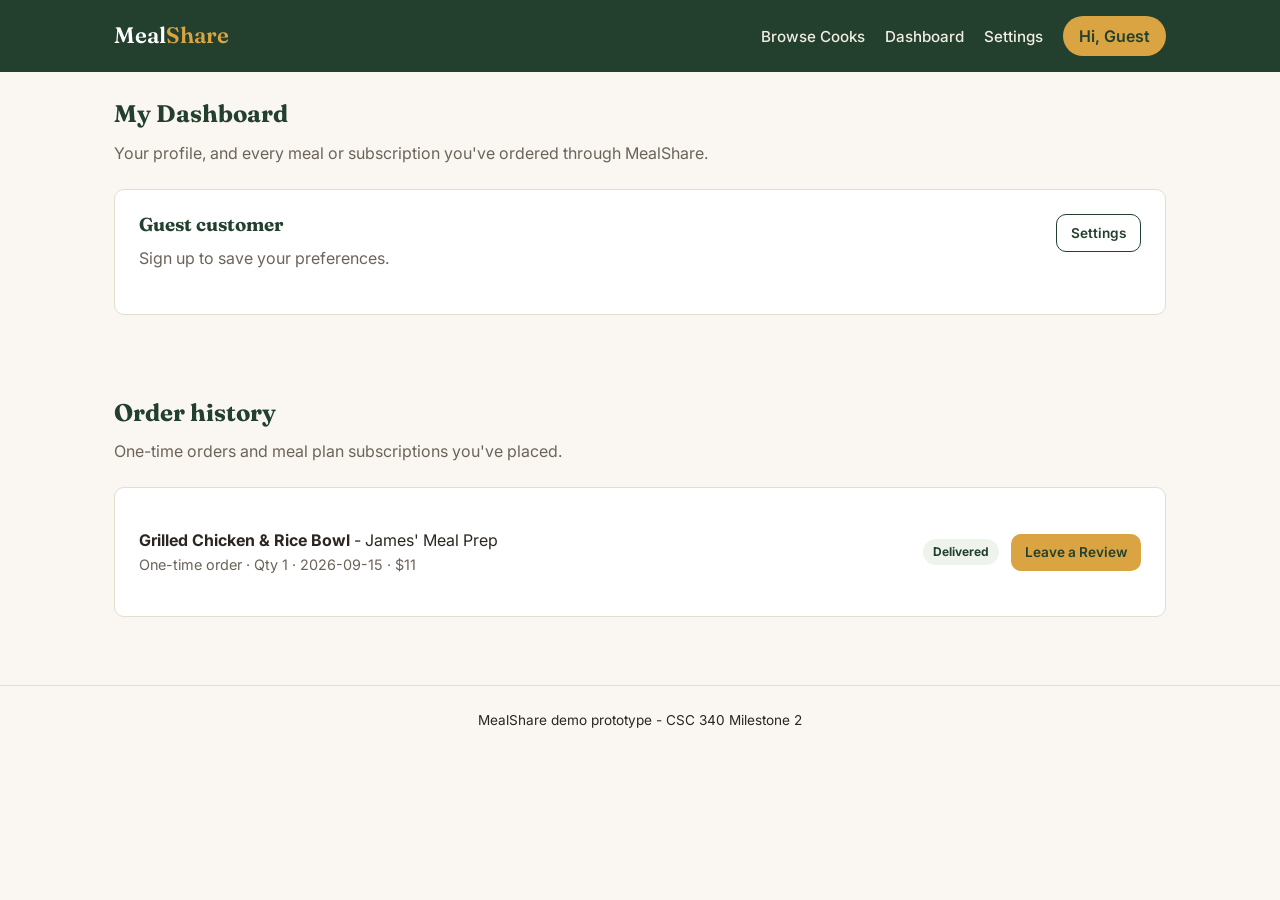
<file: high-fidelity-prototype/customer/customer-dashboard.html>
<!DOCTYPE html>
<html lang="en">
<head>
  <meta charset="UTF-8" />
  <meta name="viewport" content="width=device-width, initial-scale=1.0" />
  <title>My Dashboard | MealShare</title>
  <link rel="stylesheet" href="../css/style.css" />
</head>
<body>

  <nav class="navbar">
    <div class="container">
      <a href="customer-dashboard.html" class="logo">Meal<span>Share</span></a>
      <ul class="nav-links">
        <li><a href="browse-cooks.html">Browse Cooks</a></li>
        <li><a href="customer-dashboard.html">Dashboard</a></li>
        <li><a href="customer-settings.html">Settings</a></li>
        <li class="pill">Hi, <span id="nav-user-name">Guest</span></li>
      </ul>
    </div>
  </nav>

  <section class="page-section tight">
    <div class="container">
      <div class="section-heading">
        <h1>My Dashboard</h1>
        <p>Your profile, and every meal or subscription you've ordered through MealShare.</p>
      </div>

      <!-- Profile summary card -->
      <div class="card" style="margin-bottom: 28px;">
        <div style="display:flex; justify-content:space-between; align-items:flex-start; flex-wrap:wrap; gap:12px;">
          <div>
            <h3 id="profile-name">Customer</h3>
            <p id="profile-email" style="color: var(--color-text-muted); margin-bottom: 12px;"></p>
          </div>
          <a href="customer-settings.html" class="btn btn-outline btn-small">Settings</a>
        </div>
        <div class="tag-row" id="profile-diet"></div>
        <div class="tag-row" id="profile-cuisine" style="margin-top: 8px;"></div>
      </div>
    </div>
  </section>

  <section class="page-section tight">
    <div class="container">
      <div class="section-heading">
        <h2>Order history</h2>
        <p>One-time orders and meal plan subscriptions you've placed.</p>
      </div>

      <div class="card">
        <div id="order-list">
          <!-- Orders are inserted here by JavaScript -->
        </div>
      </div>
    </div>
  </section>

  <footer>
    <p>MealShare demo prototype - CSC 340 Milestone 2</p>
  </footer>

  <script src="../js/customer.js"></script>
  <script>
    // Draws the profile card from whatever is in localStorage
    const user = getUser();
    const dietEl = document.getElementById("profile-diet");
    const cuisineEl = document.getElementById("profile-cuisine");

    if (user) {
      document.getElementById("profile-name").textContent = user.firstName + " " + user.lastName;
      document.getElementById("profile-email").textContent = user.email;

      (user.diet || []).forEach(d => {
        dietEl.innerHTML += `<span class="tag">${d}</span>`;
      });
      (user.cuisine || []).forEach(c => {
        cuisineEl.innerHTML += `<span class="tag">${c}</span>`;
      });
    } else {
      document.getElementById("profile-name").textContent = "Guest customer";
      document.getElementById("profile-email").textContent = "Sign up to save your preferences.";
    }

    // Build the order history list from localStorage
    const orders = getOrders();
    const orderListEl = document.getElementById("order-list");

    if (orders.length === 0) {
      orderListEl.innerHTML = "<p>You haven't placed any orders yet. <a href='browse-cooks.html'>Browse cooks</a> to get started.</p>";
    } else {
      orders.slice().reverse().forEach(order => {
        const item = document.createElement("div");
        item.className = "order-item";

        const statusClass = order.status === "Delivered" ? "status-delivered" : "status-active";

        // Only show "Leave a Review" for delivered orders that haven't been reviewed yet
        let reviewButton = "";
        if (order.status === "Delivered" && !order.reviewed) {
          reviewButton = `<a class="btn btn-accent btn-small" href="review-form.html?order=${order.id}">Leave a Review</a>`;
        } else if (order.reviewed) {
          reviewButton = `<span style="color: var(--color-text-muted); font-size: 0.85rem;">Review submitted</span>`;
        }

        item.innerHTML = `
          <div>
            <strong>${order.mealName}</strong> - ${order.cookName}<br />
            <span style="color: var(--color-text-muted); font-size: 0.9rem;">
              ${order.orderType} &middot; Qty ${order.quantity} &middot; ${order.date} &middot; $${order.total}
            </span>
          </div>
          <div style="display:flex; align-items:center; gap: 12px;">
            <span class="status-badge ${statusClass}">${order.status}</span>
            ${reviewButton}
          </div>
        `;
        orderListEl.appendChild(item);
      });
    }
  </script>
</body>
</html>
</file>
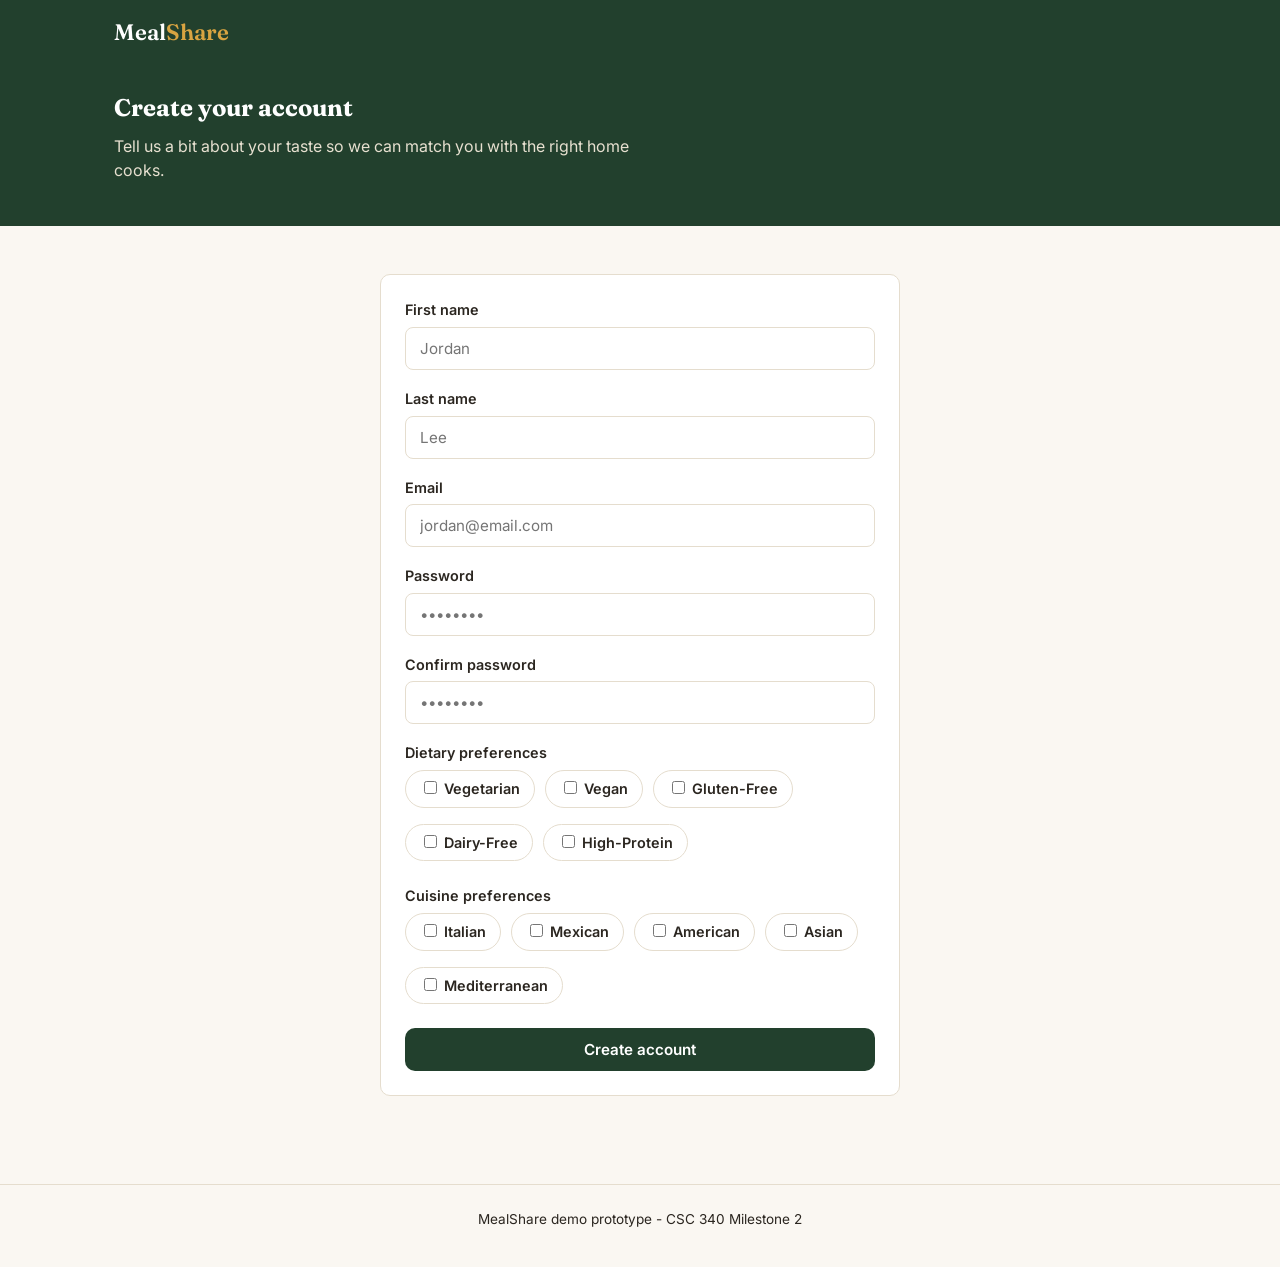
<file: high-fidelity-prototype/customer/customer-register.html>
<!DOCTYPE html>
<html lang="en">
<head>
  <meta charset="UTF-8" />
  <meta name="viewport" content="width=device-width, initial-scale=1.0" />
  <title>Sign Up | MealShare</title>
  <link rel="stylesheet" href="../css/style.css" />
</head>
<body>

  <!-- Nav bar -->
  <nav class="navbar">
    <div class="container">
      <a href="../index.html" class="logo">Meal<span>Share</span></a>
    </div>
  </nav>

  <section class="hero page-section tight">
    <div class="container">
      <h1>Create your account</h1>
      <p>Tell us a bit about your taste so we can match you with the right home cooks.</p>
    </div>
  </section>

  <section class="page-section">
    <div class="container">
      <div class="card form-card">

        <!-- US-1: Registration form. No backend, so we just save this
             to localStorage and pretend the account was created. -->
        <form id="register-form">

          <div class="form-group">
            <label for="first-name">First name</label>
            <input type="text" id="first-name" required placeholder="Jordan" />
          </div>

          <div class="form-group">
            <label for="last-name">Last name</label>
            <input type="text" id="last-name" required placeholder="Lee" />
          </div>

          <div class="form-group">
            <label for="email">Email</label>
            <input type="email" id="email" required placeholder="jordan@email.com" />
          </div>

          <div class="form-group">
            <label for="password">Password</label>
            <input type="password" id="password" required placeholder="••••••••" />
          </div>

          <div class="form-group">
            <label for="confirm-password">Confirm password</label>
            <input type="password" id="confirm-password" required placeholder="••••••••" />
          </div>

          <div class="form-group">
            <label>Dietary preferences</label>
            <div class="checkbox-row">
              <label class="checkbox-pill"><input type="checkbox" name="diet" value="Vegetarian" /> Vegetarian</label>
              <label class="checkbox-pill"><input type="checkbox" name="diet" value="Vegan" /> Vegan</label>
              <label class="checkbox-pill"><input type="checkbox" name="diet" value="Gluten-Free" /> Gluten-Free</label>
              <label class="checkbox-pill"><input type="checkbox" name="diet" value="Dairy-Free" /> Dairy-Free</label>
              <label class="checkbox-pill"><input type="checkbox" name="diet" value="High-Protein" /> High-Protein</label>
            </div>
          </div>

          <div class="form-group">
            <label>Cuisine preferences</label>
            <div class="checkbox-row">
              <label class="checkbox-pill"><input type="checkbox" name="cuisine" value="Italian" /> Italian</label>
              <label class="checkbox-pill"><input type="checkbox" name="cuisine" value="Mexican" /> Mexican</label>
              <label class="checkbox-pill"><input type="checkbox" name="cuisine" value="American" /> American</label>
              <label class="checkbox-pill"><input type="checkbox" name="cuisine" value="Asian" /> Asian</label>
              <label class="checkbox-pill"><input type="checkbox" name="cuisine" value="Mediterranean" /> Mediterranean</label>
            </div>
          </div>

          <p id="error-message" style="color:#b00020; display:none;"></p>

          <button type="submit" class="btn btn-primary btn-block">Create account</button>
        </form>

      </div>
    </div>
  </section>

  <footer>
    <p>MealShare demo prototype - CSC 340 Milestone 2</p>
  </footer>

  <script src="../js/customer.js"></script>
  <script>
    // Handle the sign-up form. There's no backend, so we just
    // check the passwords match and save the user to localStorage.
    document.getElementById("register-form").addEventListener("submit", function (e) {
      e.preventDefault();

      const password = document.getElementById("password").value;
      const confirmPassword = document.getElementById("confirm-password").value;
      const errorEl = document.getElementById("error-message");

      if (password !== confirmPassword) {
        errorEl.textContent = "Passwords do not match. Please try again.";
        errorEl.style.display = "block";
        return;
      }

      const dietChecks = document.querySelectorAll('input[name="diet"]:checked');
      const cuisineChecks = document.querySelectorAll('input[name="cuisine"]:checked');

      const user = {
        firstName: document.getElementById("first-name").value,
        lastName: document.getElementById("last-name").value,
        email: document.getElementById("email").value,
        diet: Array.from(dietChecks).map(c => c.value),
        cuisine: Array.from(cuisineChecks).map(c => c.value)
      };

      // Simulate account creation - just store it locally
      saveUser(user);

      // Go straight to the dashboard, as if the customer just logged in
      window.location.href = "customer-dashboard.html";
    });
  </script>
</body>
</html>
</file>
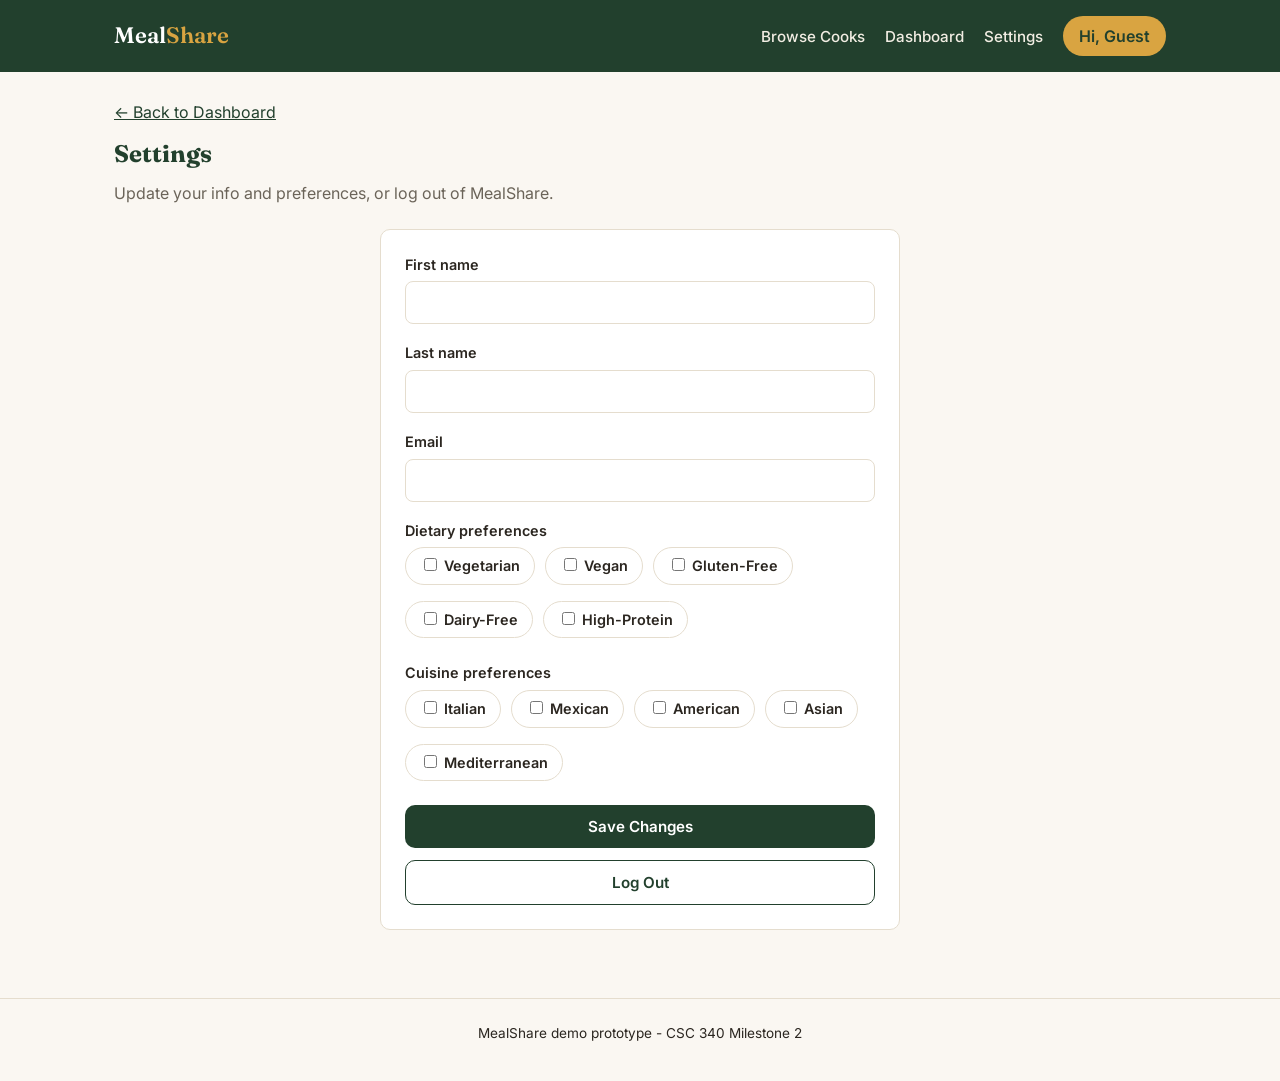
<file: high-fidelity-prototype/customer/customer-settings.html>
<!DOCTYPE html>
<html lang="en">
<head>
  <meta charset="UTF-8" />
  <meta name="viewport" content="width=device-width, initial-scale=1.0" />
  <title>Settings | MealShare</title>
  <link rel="stylesheet" href="../css/style.css" />
</head>
<body>

  <nav class="navbar">
    <div class="container">
      <a href="customer-dashboard.html" class="logo">Meal<span>Share</span></a>
      <ul class="nav-links">
        <li><a href="browse-cooks.html">Browse Cooks</a></li>
        <li><a href="customer-dashboard.html">Dashboard</a></li>
        <li><a href="customer-settings.html">Settings</a></li>
        <li class="pill">Hi, <span id="nav-user-name">Guest</span></li>
      </ul>
    </div>
  </nav>

  <section class="page-section tight">
    <div class="container">
      <a href="customer-dashboard.html">&larr; Back to Dashboard</a>

      <div class="section-heading" style="margin-top: 16px;">
        <h1>Settings</h1>
        <p>Update your info and preferences, or log out of MealShare.</p>
      </div>

      <div class="card form-card">
        <form id="settings-form">
          <div class="form-group">
            <label for="settings-first-name">First name</label>
            <input type="text" id="settings-first-name" />
          </div>

          <div class="form-group">
            <label for="settings-last-name">Last name</label>
            <input type="text" id="settings-last-name" />
          </div>

          <div class="form-group">
            <label for="settings-email">Email</label>
            <input type="email" id="settings-email" />
          </div>

          <div class="form-group">
            <label>Dietary preferences</label>
            <div class="checkbox-row">
              <label class="checkbox-pill"><input type="checkbox" name="settings-diet" value="Vegetarian" /> Vegetarian</label>
              <label class="checkbox-pill"><input type="checkbox" name="settings-diet" value="Vegan" /> Vegan</label>
              <label class="checkbox-pill"><input type="checkbox" name="settings-diet" value="Gluten-Free" /> Gluten-Free</label>
              <label class="checkbox-pill"><input type="checkbox" name="settings-diet" value="Dairy-Free" /> Dairy-Free</label>
              <label class="checkbox-pill"><input type="checkbox" name="settings-diet" value="High-Protein" /> High-Protein</label>
            </div>
          </div>

          <div class="form-group">
            <label>Cuisine preferences</label>
            <div class="checkbox-row">
              <label class="checkbox-pill"><input type="checkbox" name="settings-cuisine" value="Italian" /> Italian</label>
              <label class="checkbox-pill"><input type="checkbox" name="settings-cuisine" value="Mexican" /> Mexican</label>
              <label class="checkbox-pill"><input type="checkbox" name="settings-cuisine" value="American" /> American</label>
              <label class="checkbox-pill"><input type="checkbox" name="settings-cuisine" value="Asian" /> Asian</label>
              <label class="checkbox-pill"><input type="checkbox" name="settings-cuisine" value="Mediterranean" /> Mediterranean</label>
            </div>
          </div>

          <p id="settings-saved-msg" style="display:none; color: var(--color-success-text);">Your changes have been saved.</p>

          <button type="submit" class="btn btn-primary btn-block">Save Changes</button>
        </form>

        <button id="logout-btn" class="btn btn-outline btn-block" style="margin-top: 12px;">Log Out</button>
      </div>
    </div>
  </section>

  <footer>
    <p>MealShare demo prototype - CSC 340 Milestone 2</p>
  </footer>

  <script src="../js/customer.js"></script>
  <script>
    // Pre-fill the form with whatever is currently saved
    const user = getUser();

    if (user) {
      document.getElementById("settings-first-name").value = user.firstName || "";
      document.getElementById("settings-last-name").value = user.lastName || "";
      document.getElementById("settings-email").value = user.email || "";

      document.querySelectorAll('input[name="settings-diet"]').forEach(box => {
        box.checked = (user.diet || []).includes(box.value);
      });
      document.querySelectorAll('input[name="settings-cuisine"]').forEach(box => {
        box.checked = (user.cuisine || []).includes(box.value);
      });
    }

    // Save changes back to localStorage
    document.getElementById("settings-form").addEventListener("submit", function (e) {
      e.preventDefault();

      const dietChecks = document.querySelectorAll('input[name="settings-diet"]:checked');
      const cuisineChecks = document.querySelectorAll('input[name="settings-cuisine"]:checked');

      const updatedUser = {
        firstName: document.getElementById("settings-first-name").value,
        lastName: document.getElementById("settings-last-name").value,
        email: document.getElementById("settings-email").value,
        diet: Array.from(dietChecks).map(c => c.value),
        cuisine: Array.from(cuisineChecks).map(c => c.value)
      };

      saveUser(updatedUser);
      updateNavGreeting();

      const savedMsg = document.getElementById("settings-saved-msg");
      savedMsg.style.display = "block";
      setTimeout(() => { savedMsg.style.display = "none"; }, 2500);
    });

    // Log out clears the saved user and sends them back to the homepage
    document.getElementById("logout-btn").addEventListener("click", function () {
      localStorage.removeItem("mealshare_user");
      window.location.href = "../index.html";
    });
  </script>
</body>
</html>
</file>
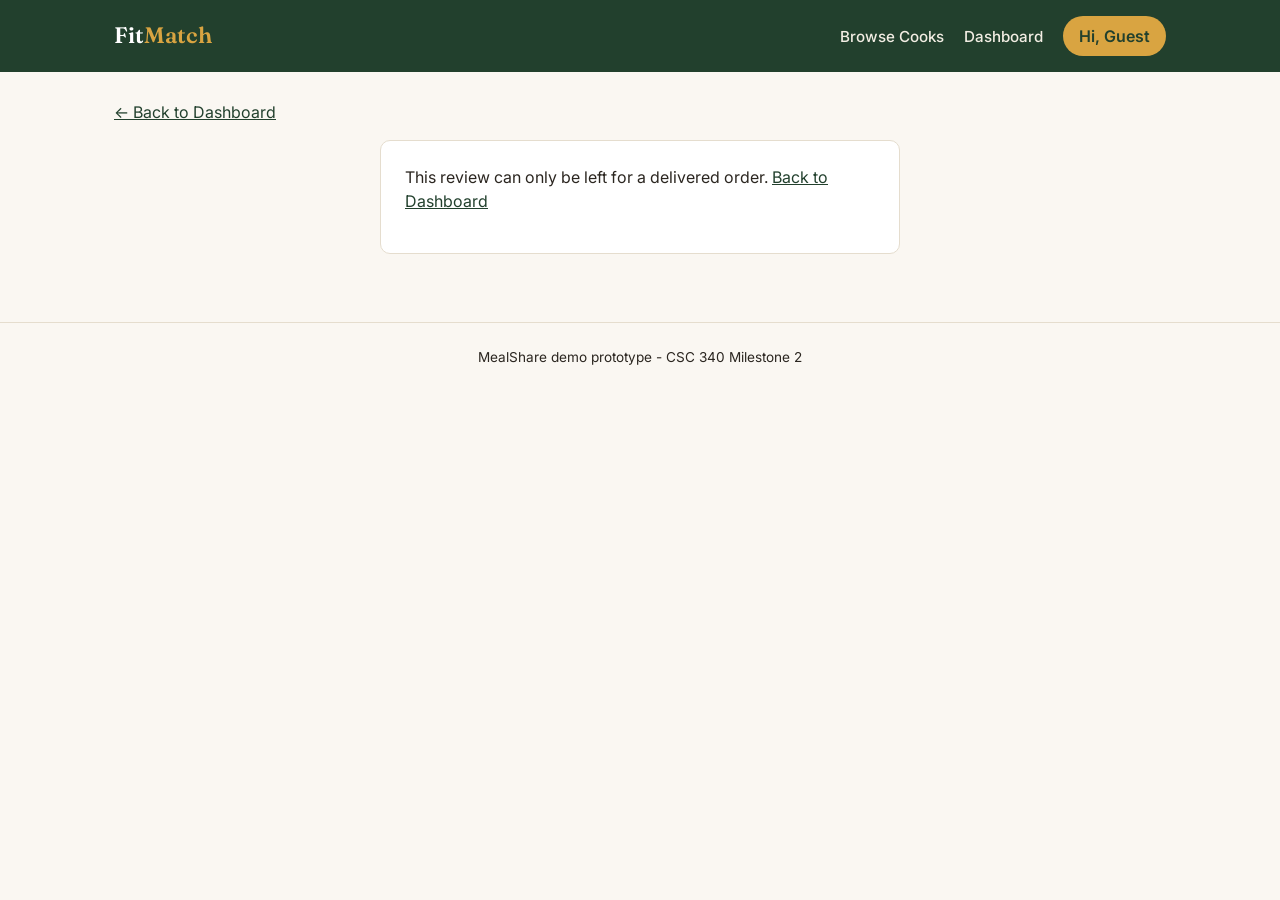
<file: high-fidelity-prototype/customer/review-form.html>
<!DOCTYPE html>
<html lang="en">
<head>
  <meta charset="UTF-8" />
  <meta name="viewport" content="width=device-width, initial-scale=1.0" />
  <title>Leave a Review | MealShare</title>
  <link rel="stylesheet" href="../css/style.css" />
</head>
<body>

  <nav class="navbar">
    <div class="container">
      <a href="customer-dashboard.html" class="logo">Fit<span>Match</span></a>
      <ul class="nav-links">
        <li><a href="browse-cooks.html">Browse Cooks</a></li>
        <li><a href="customer-dashboard.html">Dashboard</a></li>
        <li class="pill">Hi, <span id="nav-user-name">Guest</span></li>
      </ul>
    </div>
  </nav>

  <section class="page-section tight">
    <div class="container">
      <a href="customer-dashboard.html">&larr; Back to Dashboard</a>

      <div id="review-page-content" class="card form-card" style="margin-top:16px;">
        <!-- Filled in by JavaScript once we know which order this is for -->
      </div>
    </div>
  </section>

  <footer>
    <p>MealShare demo prototype - CSC 340 Milestone 2</p>
  </footer>

  <script src="../js/customer.js"></script>
  <script>
    const orderId = getQueryParam("order");
    const orders = getOrders();
    const order = orders.find(o => o.id === orderId);
    const contentEl = document.getElementById("review-page-content");

    // Only allow the review flow for a delivered order, per US-4
    if (!order || order.status !== "Delivered") {
      contentEl.innerHTML = "<p>This review can only be left for a delivered order. <a href='customer-dashboard.html'>Back to Dashboard</a></p>";
    } else if (order.reviewed) {
      contentEl.innerHTML = "<p>You've already reviewed this order. <a href='customer-dashboard.html'>Back to Dashboard</a></p>";
    } else {
      contentEl.innerHTML = `
        <h2>Rate your meal</h2>
        <p style="color:var(--color-text-muted);">${order.mealName} from ${order.cookName}</p>

        <div class="form-group">
          <label>Your rating</label>
          <div class="star-picker" id="star-picker">
            <span data-value="1">&#9733;</span>
            <span data-value="2">&#9733;</span>
            <span data-value="3">&#9733;</span>
            <span data-value="4">&#9733;</span>
            <span data-value="5">&#9733;</span>
          </div>
        </div>

        <div class="form-group">
          <label for="review-text">Your review</label>
          <textarea id="review-text" placeholder="Tell other customers what you thought..."></textarea>
        </div>

        <p id="review-error" style="color:#b00020; display:none;">Please select a star rating before submitting.</p>

        <button id="submit-review" class="btn btn-primary btn-block">Submit Review</button>
      `;

      // Star picker: clicking a star highlights it and every star before it
      let selectedStars = 0;
      const stars = document.querySelectorAll("#star-picker span");

      stars.forEach(star => {
        star.addEventListener("click", () => {
          selectedStars = Number(star.dataset.value);
          stars.forEach(s => {
            s.classList.toggle("selected", Number(s.dataset.value) <= selectedStars);
          });
        });
      });

      document.getElementById("submit-review").addEventListener("click", () => {
        const errorEl = document.getElementById("review-error");

        if (selectedStars === 0) {
          errorEl.style.display = "block";
          return;
        }

        // Save the review
        const reviews = getReviews();
        reviews.push({
          cookId: order.cookId,
          meal: order.mealName,
          stars: selectedStars,
          text: document.getElementById("review-text").value || "(No written comments)",
          reviewer: getUser() ? getUser().firstName : "Demo Customer"
        });
        saveReviews(reviews);

        // Mark the order as reviewed so the button disappears from the dashboard
        order.reviewed = true;
        saveOrders(orders);

        // Show a confirmation state instead of navigating away, then link onward
        contentEl.innerHTML = `
          <div class="confirm-icon">&#10003;</div>
          <h2 style="text-align:center;">Thanks for your review!</h2>
          <p style="text-align:center; color:var(--color-text-muted);">Your rating and review are now visible on ${order.cookName}'s profile.</p>
          <div style="display:flex; gap:12px; justify-content:center; margin-top:16px;">
            <a href="cook-profile.html?cook=${order.cookId}" class="btn btn-primary">See Your Review</a>
            <a href="customer-dashboard.html" class="btn btn-outline">Back to Dashboard</a>
          </div>
        `;
      });
    }
  </script>
</body>
</html>
</file>
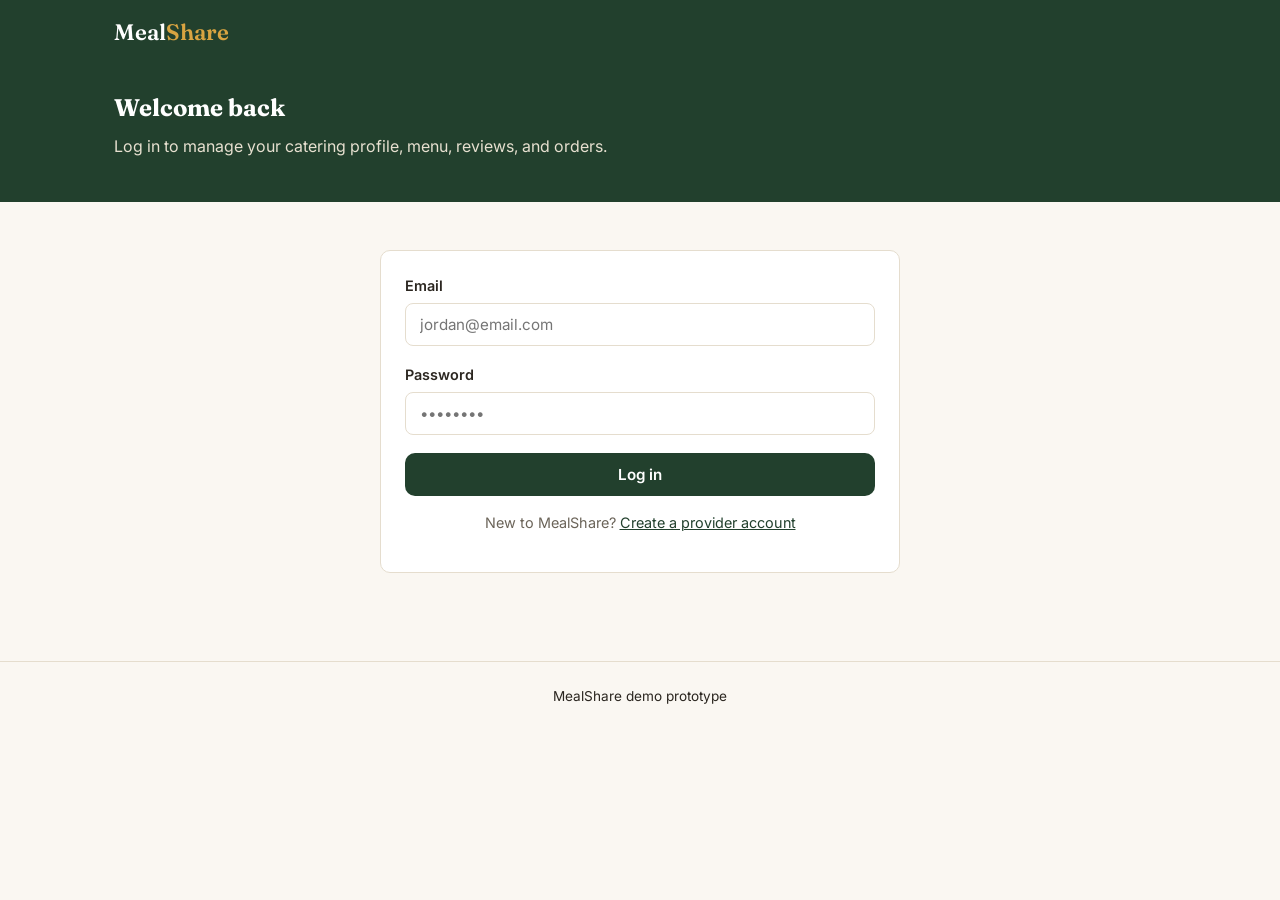
<file: high-fidelity-prototype/provider/provider-login.html>
<!DOCTYPE html>
<html lang="en">
<head>
  <meta charset="UTF-8" />
  <meta name="viewport" content="width=device-width, initial-scale=1.0" />
  <title>Provider Log In | MealShare</title>
  <link rel="stylesheet" href="../css/style.css" />
</head>
<body>

  <nav class="navbar">
    <div class="container">
      <a href="../index.html" class="logo">Meal<span>Share</span></a>
    </div>
  </nav>

  <section class="hero page-section tight">
    <div class="container">
      <h1>Welcome back</h1>
      <p>Log in to manage your catering profile, menu, reviews, and orders.</p>
    </div>
  </section>

  <section class="page-section">
    <div class="container">
      <div class="card form-card">
        <form id="provider-login-form">

          <div class="form-group">
            <label for="email">Email</label>
            <input type="email" id="email" required placeholder="jordan@email.com" />
          </div>

          <div class="form-group">
            <label for="password">Password</label>
            <input type="password" id="password" required placeholder="••••••••" />
          </div>

          <p id="error-message" style="color:#b00020; display:none;"></p>

          <button type="submit" class="btn btn-primary btn-block">Log in</button>
        </form>

        <p class="form-footer-text">New to MealShare? <a href="register.html">Create a provider account</a></p>
      </div>
    </div>
  </section>

  <footer>
    <p>MealShare demo prototype</p>
  </footer>

  <script src="../js/provider.js"></script>
  <script>
    document.getElementById("provider-login-form").addEventListener("submit", function (e) {
      e.preventDefault();

      const email = document.getElementById("email").value;
      const password = document.getElementById("password").value;
      const errorEl = document.getElementById("error-message");

      const provider = findProviderByEmail(email);

      if (!provider || provider.password !== password) {
        errorEl.textContent = "We couldn't find an account with that email and password.";
        errorEl.style.display = "block";
        return;
      }

      setCurrentProvider(provider.id);
      window.location.href = "dashboard.html";
    });
  </script>
</body>
</html>
</file>
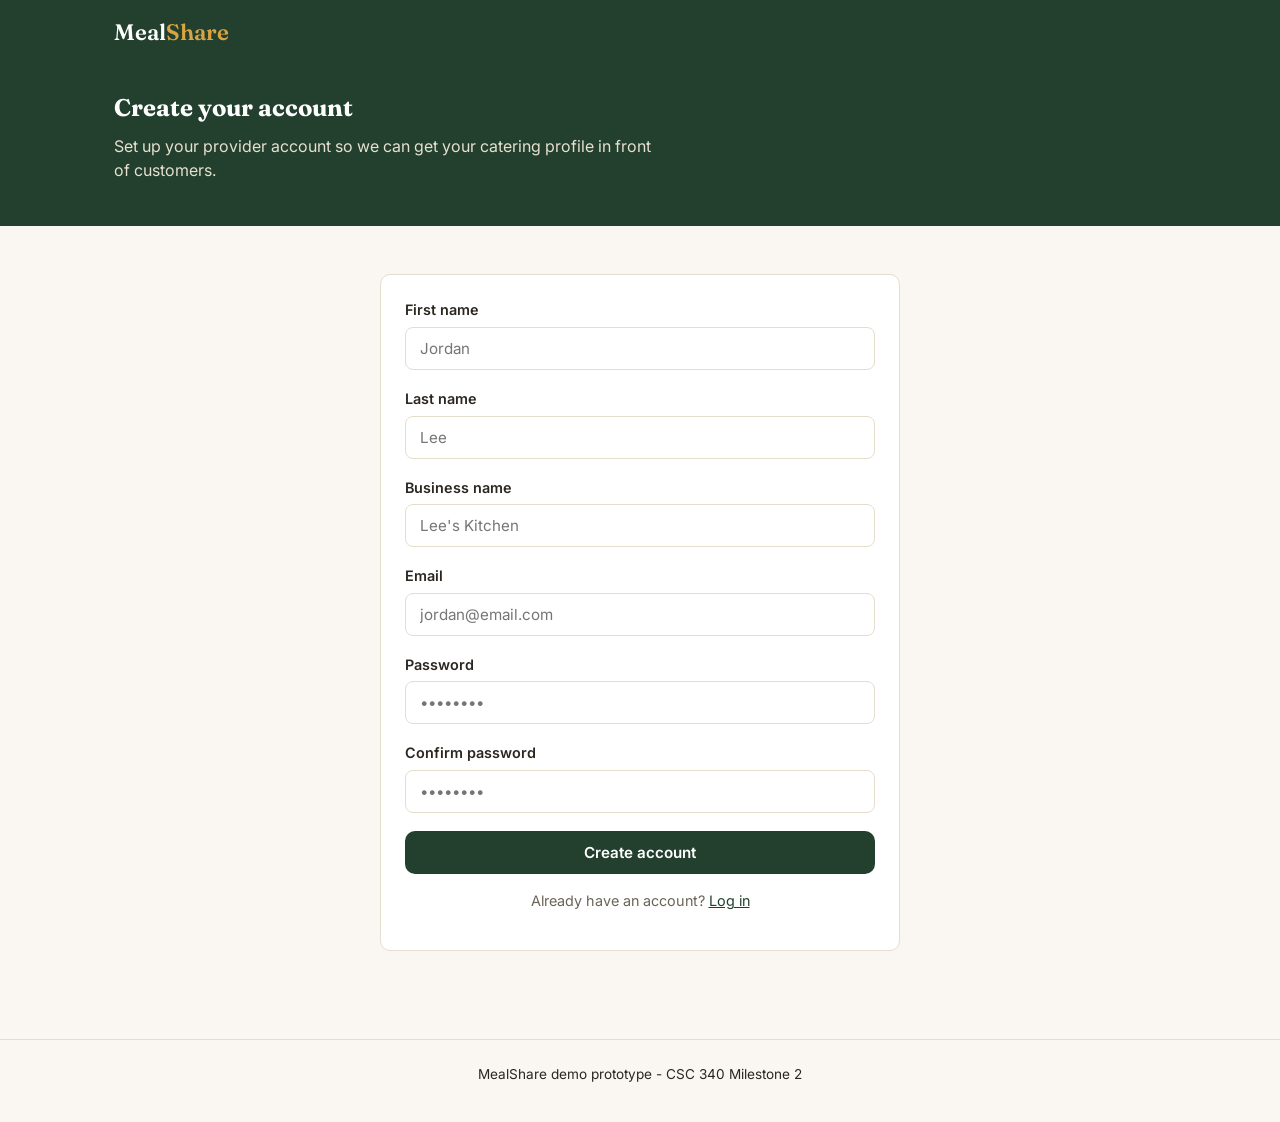
<file: high-fidelity-prototype/provider/provider-register.html>
<!DOCTYPE html>
<html lang="en">
<head>
  <meta charset="UTF-8" />
  <meta name="viewport" content="width=device-width, initial-scale=1.0" />
  <title>Provider Sign Up | MealShare</title>
  <link rel="stylesheet" href="../css/style.css" />
</head>
<body>

  <!-- Nav bar -->
  <nav class="navbar">
    <div class="container">
      <a href="../index.html" class="logo">Meal<span>Share</span></a>
    </div>
  </nav>

  <section class="hero page-section tight">
    <div class="container">
      <h1>Create your account</h1>
      <p>Set up your provider account so we can get your catering profile in front of customers.</p>
    </div>
  </section>

  <section class="page-section">
    <div class="container">
      <div class="card form-card">

        <!-- US-5: Registration form (account creation step). No backend,
             so we just save this to localStorage and pretend the account
             was created. The full catering profile (description, cuisine,
             pricing, etc.) is filled in right after on profile.html. -->
        <form id="register-form">

          <div class="form-group">
            <label for="first-name">First name</label>
            <input type="text" id="first-name" required placeholder="Jordan" />
          </div>

          <div class="form-group">
            <label for="last-name">Last name</label>
            <input type="text" id="last-name" required placeholder="Lee" />
          </div>

          <div class="form-group">
            <label for="business-name">Business name</label>
            <input type="text" id="business-name" required placeholder="Lee's Kitchen" />
          </div>

          <div class="form-group">
            <label for="email">Email</label>
            <input type="email" id="email" required placeholder="jordan@email.com" />
          </div>

          <div class="form-group">
            <label for="password">Password</label>
            <input type="password" id="password" required placeholder="••••••••" />
          </div>

          <div class="form-group">
            <label for="confirm-password">Confirm password</label>
            <input type="password" id="confirm-password" required placeholder="••••••••" />
          </div>

          <p id="error-message" style="color:#b00020; display:none;"></p>

          <button type="submit" class="btn btn-primary btn-block">Create account</button>
        </form>

        <p class="form-footer-text">Already have an account? <a href="provider-login.html">Log in</a></p>

      </div>
    </div>
  </section>

  <footer>
    <p>MealShare demo prototype - CSC 340 Milestone 2</p>
  </footer>

  <script src="../js/provider.js"></script>
  <script>
    // Handle the sign-up form. There's no backend, so we just
    // check the passwords match and save the provider to localStorage.
    document.getElementById("register-form").addEventListener("submit", function (e) {
      e.preventDefault();

      const password = document.getElementById("password").value;
      const confirmPassword = document.getElementById("confirm-password").value;
      const errorEl = document.getElementById("error-message");

      if (password !== confirmPassword) {
        errorEl.textContent = "Passwords do not match. Please try again.";
        errorEl.style.display = "block";
        return;
      }

      if (findProviderByEmail(document.getElementById("email").value)) {
        errorEl.textContent = "An account with that email already exists. Try logging in instead.";
        errorEl.style.display = "block";
        return;
      }

      const provider = {
        firstName: document.getElementById("first-name").value,
        lastName: document.getElementById("last-name").value,
        businessName: document.getElementById("business-name").value,
        email: document.getElementById("email").value,
        password: password
      };

      // Simulate account creation - just store it locally
      registerProvider(provider);

      // Straight into building out the catering profile (US-5).
      window.location.href = "provider-profile.html";
    });
  </script>
</body>
</html>
</file>
<file: high-fidelity-prototype/css/style.css>
/* 
   MealShare - Shared Stylesheet
   Used by all customer pages
    */

/* Google Fonts - Fraunces for headings, Inter for body text */
@import url('https://fonts.googleapis.com/css2?family=Fraunces:wght@500;600;700&family=Inter:wght@400;500;600;700&display=swap');

:root {
  /* Color palette */
  --color-bg: #faf7f2;          /* warm cream background */
  --color-surface: #ffffff;      /* card / panel background */
  --color-primary: #22402d;      /* deep forest green */
  --color-primary-light: #34573d;
  --color-accent: #d9a441;       /* warm gold accent */
  --color-text: #2b2620;         /* charcoal text */
  --color-text-muted: #6b6459;
  --color-border: #e5ddce;
  --color-success-bg: #eef4ec;
  --color-success-text: #22402d;

  --radius: 10px;
  --max-width: 1100px;
}

* {
  box-sizing: border-box;
}

body {
  margin: 0;
  font-family: 'Inter', sans-serif;
  background: var(--color-bg);
  color: var(--color-text);
  line-height: 1.5;
}

h1, h2, h3, h4 {
  font-family: 'Fraunces', serif;
  color: var(--color-primary);
  margin: 0 0 0.5em 0;
  line-height: 1.2;
}

p {
  margin: 0 0 1em 0;
  color: var(--color-text);
}

a {
  color: var(--color-primary);
}

.container {
  max-width: var(--max-width);
  margin: 0 auto;
  padding: 0 24px;
}

/*  Navigation bar */
.navbar {
  background: var(--color-primary);
  padding: 16px 0;
}

.navbar .container {
  display: flex;
  align-items: center;
  justify-content: space-between;
  flex-wrap: wrap;
  gap: 12px;
}

.navbar .logo {
  font-family: 'Fraunces', serif;
  font-size: 1.4rem;
  font-weight: 600;
  color: #fff;
  text-decoration: none;
}

.navbar .logo span {
  color: var(--color-accent);
}

.nav-links {
  display: flex;
  gap: 20px;
  list-style: none;
  margin: 0;
  padding: 0;
  align-items: center;
}

.nav-links a {
  color: #f2ede3;
  text-decoration: none;
  font-weight: 500;
  font-size: 0.95rem;
}

.nav-links a:hover {
  color: var(--color-accent);
}

.nav-links .pill {
  background: var(--color-accent);
  color: var(--color-primary);
  padding: 8px 16px;
  border-radius: 999px;
  font-weight: 600;
}

/* Page sections / layout helpers */
.page-section {
  padding: 48px 0;
}

.page-section.tight {
  padding: 28px 0;
}

.section-heading {
  margin-bottom: 24px;
}

.section-heading p {
  color: var(--color-text-muted);
  max-width: 60ch;
}

/* Hero (used on login/register) */
.hero {
  background: var(--color-primary);
  color: #fff;
  padding: 56px 0;
}

.hero h1 {
  color: #fff;
}

.hero p {
  color: #e7e0d0;
  max-width: 55ch;
}

/* Buttons */
.btn {
  display: inline-block;
  font-family: 'Inter', sans-serif;
  font-weight: 600;
  font-size: 0.95rem;
  padding: 12px 22px;
  border-radius: var(--radius);
  border: none;
  cursor: pointer;
  text-decoration: none;
  text-align: center;
}

.btn-primary {
  background: var(--color-primary);
  color: #fff;
}

.btn-primary:hover {
  background: var(--color-primary-light);
}

.btn-accent {
  background: var(--color-accent);
  color: var(--color-primary);
}

.btn-accent:hover {
  opacity: 0.9;
}

.btn-outline {
  background: transparent;
  color: var(--color-primary);
  border: 1.5px solid var(--color-primary);
}

.btn-outline:hover {
  background: var(--color-primary);
  color: #fff;
}

.btn-outline-light {
  background: transparent;
  color: #fff;
  border: 1.5px solid rgba(255, 255, 255, 0.6);
}

.btn-outline-light:hover {
  background: rgba(255, 255, 255, 0.12);
  border-color: #fff;
}

.btn-block {
  width: 100%;
}

.btn-small {
  padding: 8px 14px;
  font-size: 0.85rem;
}

/* Cards */
.card {
  background: var(--color-surface);
  border: 1px solid var(--color-border);
  border-radius: var(--radius);
  padding: 24px;
}

.grid {
  display: grid;
  gap: 20px;
}

.grid-3 {
  grid-template-columns: repeat(3, 1fr);
}

.grid-2 {
  grid-template-columns: repeat(2, 1fr);
}

@media (max-width: 900px) {
  .grid-3 {
    grid-template-columns: repeat(2, 1fr);
  }
}

@media (max-width: 640px) {
  .grid-3, .grid-2 {
    grid-template-columns: 1fr;
  }
  .navbar .container {
    flex-direction: column;
    align-items: flex-start;
  }
}

/* Cook card (browse page) */
.cook-card {
  display: flex;
  flex-direction: column;
  gap: 10px;
}

.cook-photo {
  width: 100%;
  height: 140px;
  border-radius: var(--radius);
  background: var(--color-primary);
  display: flex;
  align-items: center;
  justify-content: center;
  color: #fff;
  font-family: 'Fraunces', serif;
  font-size: 1.6rem;
  overflow: hidden;
}

.cook-photo img {
  width: 100%;
  height: 100%;
  object-fit: cover;
}

/* Placeholder "photo" blocks - since there's no image backend yet,
   an emoji on a colored background stands in for a real photo. */
.photo-block {
  border-radius: var(--radius);
  display: flex;
  align-items: center;
  justify-content: center;
  font-size: 2.8rem;
  overflow: hidden;
}

.photo-block img {
  width: 100%;
  height: 100%;
  object-fit: cover;
}

.photo-block.chef {
  background: var(--color-primary);
}

.photo-block.meal {
  background: var(--color-accent);
}

/* Preview cards used on the landing page for featured cooks/meals */
.preview-card {
  display: flex;
  flex-direction: column;
  gap: 10px;
  text-decoration: none;
  color: var(--color-text);
}

.preview-card .photo-block {
  height: 130px;
}

.preview-card h4 {
  margin-bottom: 0;
}

.preview-card .preview-sub {
  font-size: 0.85rem;
  color: var(--color-text-muted);
}

.tag-row {
  display: flex;
  flex-wrap: wrap;
  gap: 6px;
}

.tag {
  background: var(--color-success-bg);
  color: var(--color-success-text);
  font-size: 0.75rem;
  font-weight: 600;
  padding: 4px 10px;
  border-radius: 999px;
}

.rating {
  color: var(--color-accent);
  font-weight: 700;
}

/* Forms */
.form-group {
  margin-bottom: 18px;
}

.form-group label {
  display: block;
  font-weight: 600;
  margin-bottom: 6px;
  font-size: 0.9rem;
}

.form-group input[type="text"],
.form-group input[type="email"],
.form-group input[type="password"],
.form-group input[type="date"],
.form-group input[type="number"],
.form-group select,
.form-group textarea {
  width: 100%;
  padding: 11px 14px;
  border: 1px solid var(--color-border);
  border-radius: 8px;
  font-family: 'Inter', sans-serif;
  font-size: 0.95rem;
  background: #fff;
  color: var(--color-text);
}

.form-group textarea {
  resize: vertical;
  min-height: 90px;
}

.checkbox-row {
  display: flex;
  flex-wrap: wrap;
  gap: 10px;
}

.checkbox-pill {
  display: flex;
  align-items: center;
  gap: 6px;
  border: 1px solid var(--color-border);
  border-radius: 999px;
  padding: 7px 14px;
  font-size: 0.85rem;
  background: #fff;
}

.form-card {
  max-width: 520px;
  margin: 0 auto;
}

.form-footer-text {
  text-align: center;
  margin-top: 16px;
  font-size: 0.9rem;
  color: var(--color-text-muted);
}

/* Filter bar (browse page) */
.filter-bar {
  display: flex;
  flex-wrap: wrap;
  gap: 14px;
  align-items: flex-end;
  background: var(--color-surface);
  border: 1px solid var(--color-border);
  border-radius: var(--radius);
  padding: 18px;
  margin-bottom: 28px;
}

.filter-bar .form-group {
  margin-bottom: 0;
  min-width: 180px;
}

/* Order summary box */
.summary-row {
  display: flex;
  justify-content: space-between;
  padding: 10px 0;
  border-bottom: 1px solid var(--color-border);
}

.summary-row:last-child {
  border-bottom: none;
  font-weight: 700;
  color: var(--color-primary);
}

/* Star rating */
.star-picker {
  font-size: 2rem;
  color: var(--color-border);
  display: flex;
  gap: 6px;
  cursor: pointer;
}

.star-picker span.selected {
  color: var(--color-accent);
}

/* Dashboard table-ish list */
.order-item {
  display: flex;
  justify-content: space-between;
  align-items: center;
  flex-wrap: wrap;
  gap: 10px;
  padding: 16px 0;
  border-bottom: 1px solid var(--color-border);
}

.order-item:last-child {
  border-bottom: none;
}

.status-badge {
  font-size: 0.75rem;
  font-weight: 700;
  padding: 4px 10px;
  border-radius: 999px;
}

.status-delivered {
  background: var(--color-success-bg);
  color: var(--color-success-text);
}

.status-active {
  background: #fdf3e0;
  color: #8a5c11;
}

/* Confirmation banner */
.confirm-box {
  text-align: center;
  padding: 56px 24px;
}

.confirm-icon {
  width: 72px;
  height: 72px;
  border-radius: 50%;
  background: var(--color-success-bg);
  color: var(--color-primary);
  display: flex;
  align-items: center;
  justify-content: center;
  font-size: 2rem;
  margin: 0 auto 20px auto;
}

/* Review list */
.review {
  border-bottom: 1px solid var(--color-border);
  padding: 16px 0;
}

.review:last-child {
  border-bottom: none;
}

.review-stars {
  color: var(--color-accent);
  font-size: 1rem;
}

/* Footer */
footer {
  border-top: 1px solid var(--color-border);
  padding: 24px 0;
  margin-top: 40px;
  text-align: center;
  color: var(--color-text-muted);
  font-size: 0.85rem;
}
</file>
